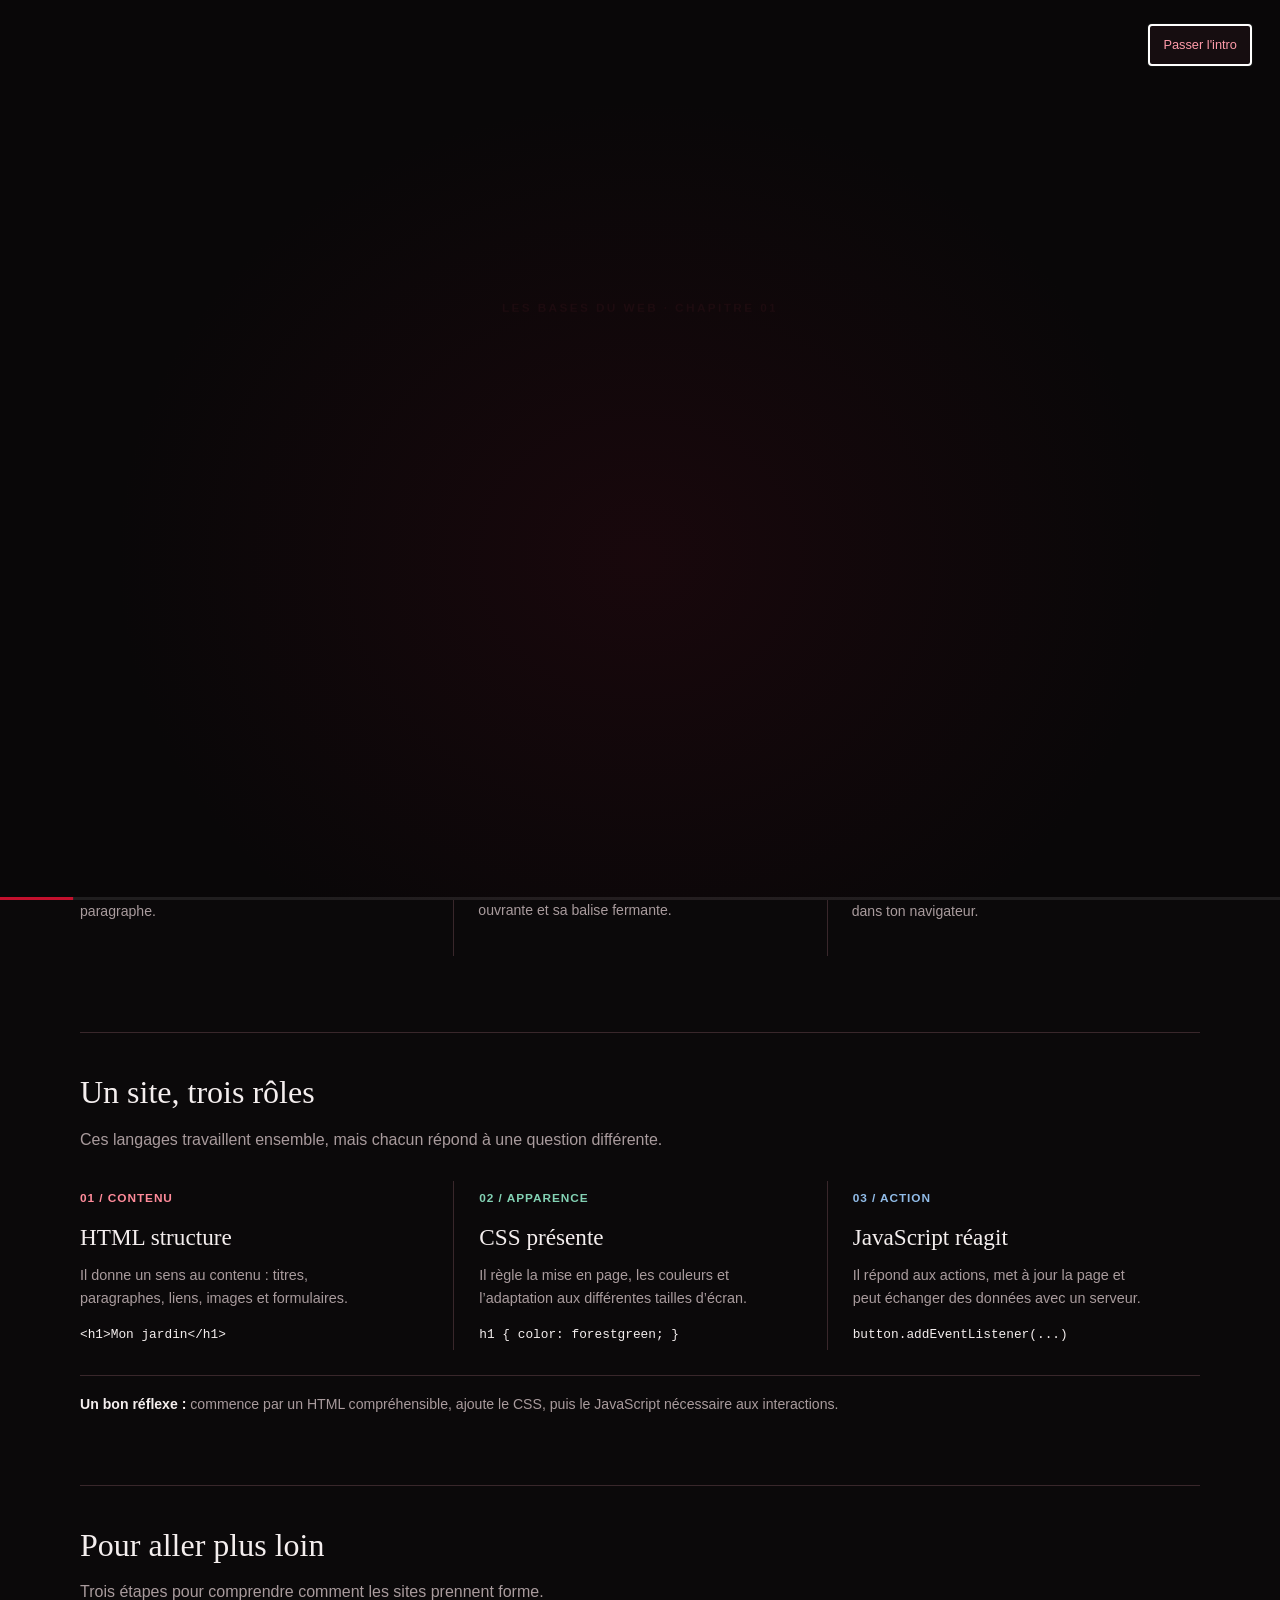
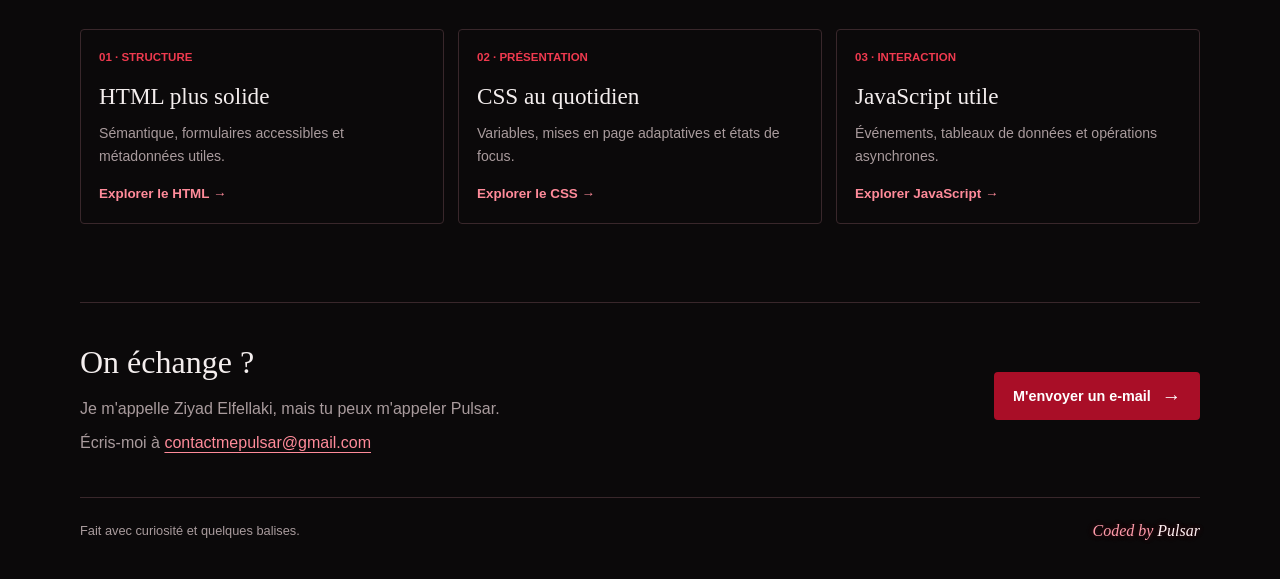
<file: index.html>
<!doctype html>
<html lang="fr">
<head>
  <meta charset="utf-8">
  <meta name="viewport" content="width=device-width, initial-scale=1">
  <meta http-equiv="refresh" content="0; url=ex.html">
  <link rel="canonical" href="ex.html">
  <title>Les bases du web</title>
</head>
<body>
  <p>Redirection vers <a href="ex.html">Les bases du web</a>…</p>
</body>
</html>
</file>
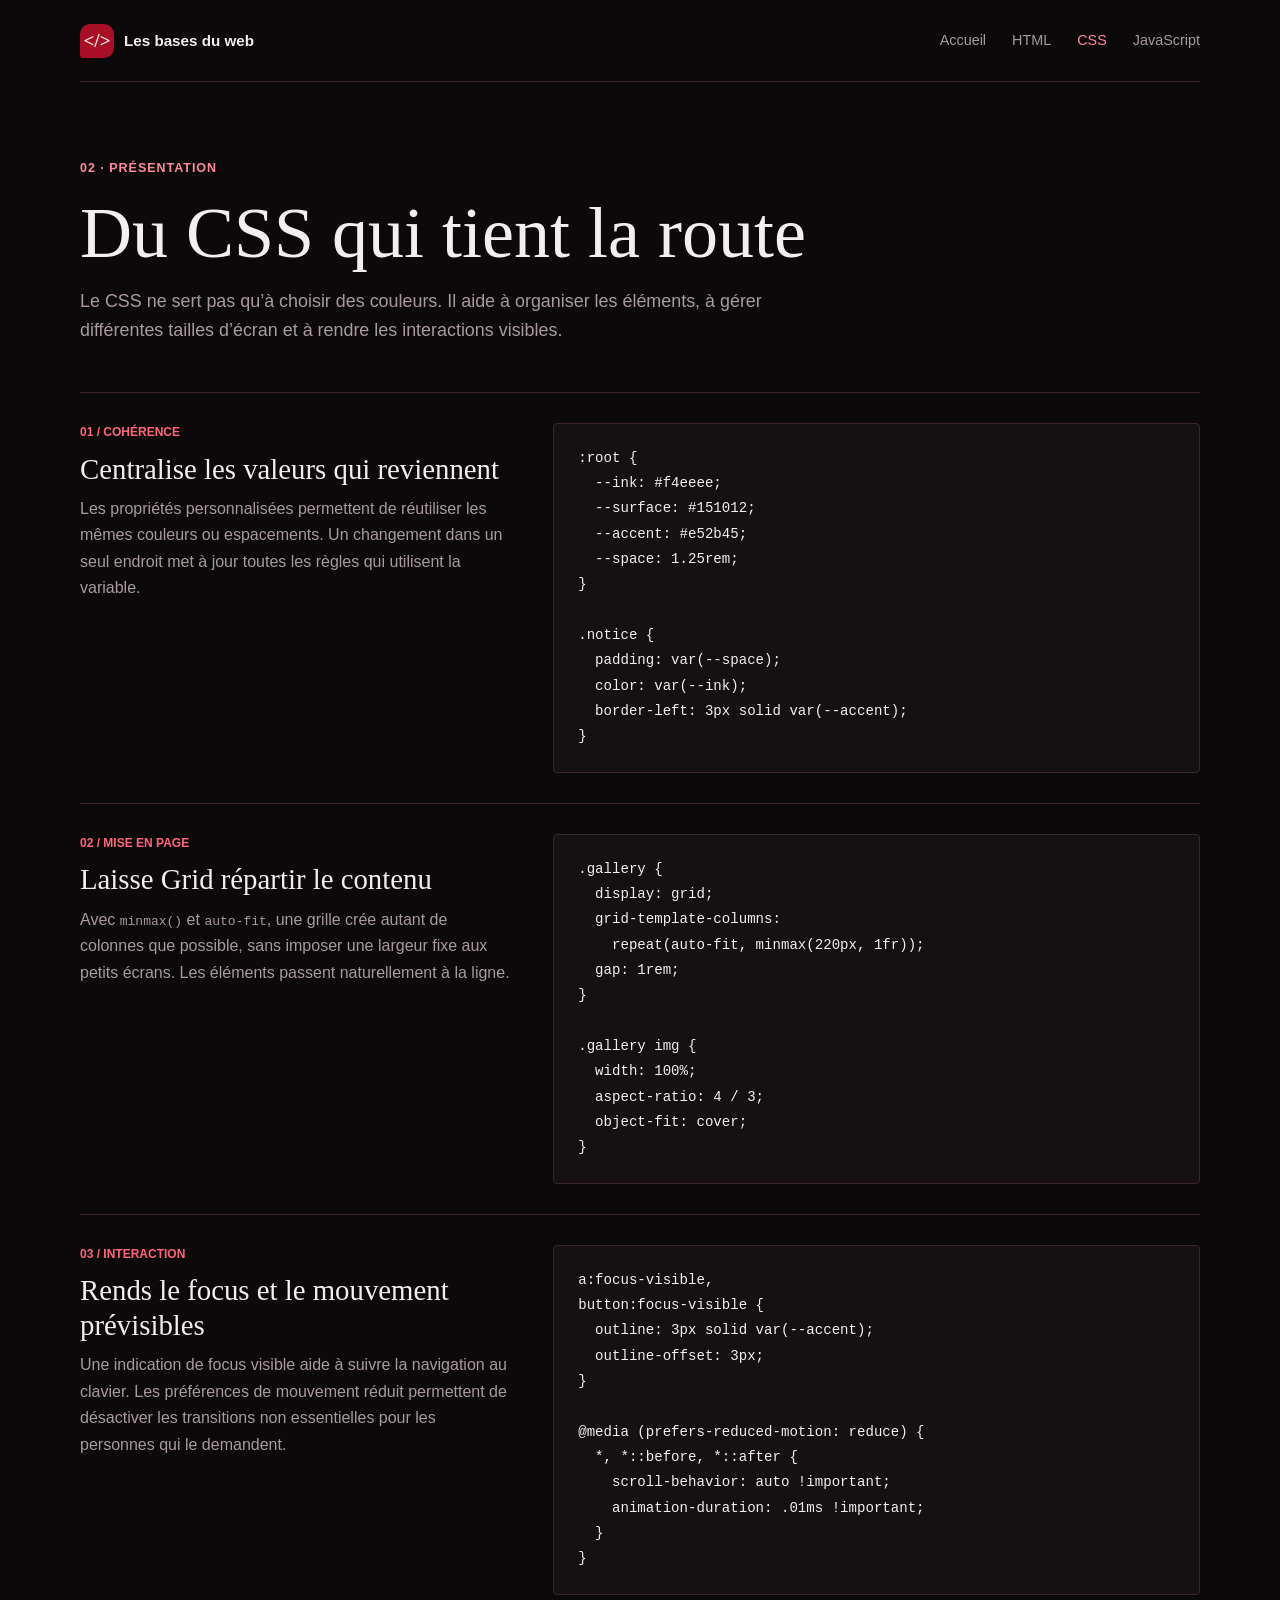
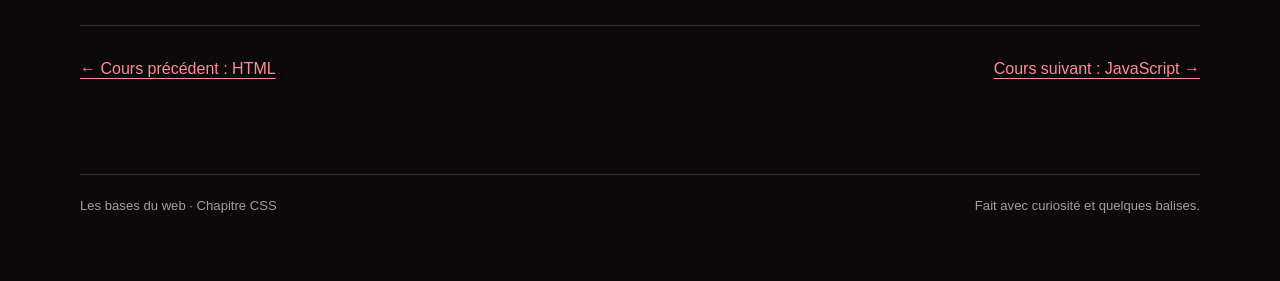
<file: css-avance.html>
<!doctype html>
<html lang="fr">
<head>
  <meta charset="utf-8">
  <meta name="viewport" content="width=device-width, initial-scale=1">
  <meta name="theme-color" content="#0b090a">
  <meta name="description" content="Découvre des outils CSS pour créer des mises en page cohérentes, adaptatives et accessibles.">
  <title>CSS au quotidien · Les bases du web</title>
  <link rel="stylesheet" href="lessons.css">
</head>
<body>
  <header class="topbar wrap">
    <a class="wordmark" href="ex.html#accueil" aria-label="Les bases du web, accueil"><span class="mark" aria-hidden="true">&lt;/&gt;</span><span>Les bases du web</span></a>
    <nav aria-label="Navigation principale">
      <a href="ex.html">Accueil</a>
      <a href="html-avance.html">HTML</a>
      <a href="css-avance.html" aria-current="page">CSS</a>
      <a href="javascript-avance.html">JavaScript</a>
    </nav>
  </header>
  <main class="course-main wrap">
    <header class="course-heading">
      <p class="kicker">02 · Présentation</p>
      <h1>Du CSS qui tient la route</h1>
      <p class="lead">Le CSS ne sert pas qu’à choisir des couleurs. Il aide à organiser les éléments, à gérer différentes tailles d’écran et à rendre les interactions visibles.</p>
    </header>
    <article class="concept">
      <div class="concept-copy">
        <span class="concept-number">01 / COHÉRENCE</span>
        <h2>Centralise les valeurs qui reviennent</h2>
        <p>Les propriétés personnalisées permettent de réutiliser les mêmes couleurs ou espacements. Un changement dans un seul endroit met à jour toutes les règles qui utilisent la variable.</p>
      </div>
      <pre><code>:root {
  --ink: #f4eeee;
  --surface: #151012;
  --accent: #e52b45;
  --space: 1.25rem;
}

.notice {
  padding: var(--space);
  color: var(--ink);
  border-left: 3px solid var(--accent);
}</code></pre>
    </article>
    <article class="concept">
      <div class="concept-copy">
        <span class="concept-number">02 / MISE EN PAGE</span>
        <h2>Laisse Grid répartir le contenu</h2>
        <p>Avec <code>minmax()</code> et <code>auto-fit</code>, une grille crée autant de colonnes que possible, sans imposer une largeur fixe aux petits écrans. Les éléments passent naturellement à la ligne.</p>
      </div>
      <pre><code>.gallery {
  display: grid;
  grid-template-columns:
    repeat(auto-fit, minmax(220px, 1fr));
  gap: 1rem;
}

.gallery img {
  width: 100%;
  aspect-ratio: 4 / 3;
  object-fit: cover;
}</code></pre>
    </article>
    <article class="concept">
      <div class="concept-copy">
        <span class="concept-number">03 / INTERACTION</span>
        <h2>Rends le focus et le mouvement prévisibles</h2>
        <p>Une indication de focus visible aide à suivre la navigation au clavier. Les préférences de mouvement réduit permettent de désactiver les transitions non essentielles pour les personnes qui le demandent.</p>
      </div>
      <pre><code>a:focus-visible,
button:focus-visible {
  outline: 3px solid var(--accent);
  outline-offset: 3px;
}

@media (prefers-reduced-motion: reduce) {
  *, *::before, *::after {
    scroll-behavior: auto !important;
    animation-duration: .01ms !important;
  }
}</code></pre>
    </article>
    <nav class="course-pager" aria-label="Autres cours">
      <a href="html-avance.html">&larr; Cours précédent : HTML</a>
      <a href="javascript-avance.html">Cours suivant : JavaScript &rarr;</a>
    </nav>
  </main>
  <footer class="wrap"><p>Les bases du web · Chapitre CSS</p><p>Fait avec curiosité et quelques balises.</p></footer>
</body>
</html>
</file>
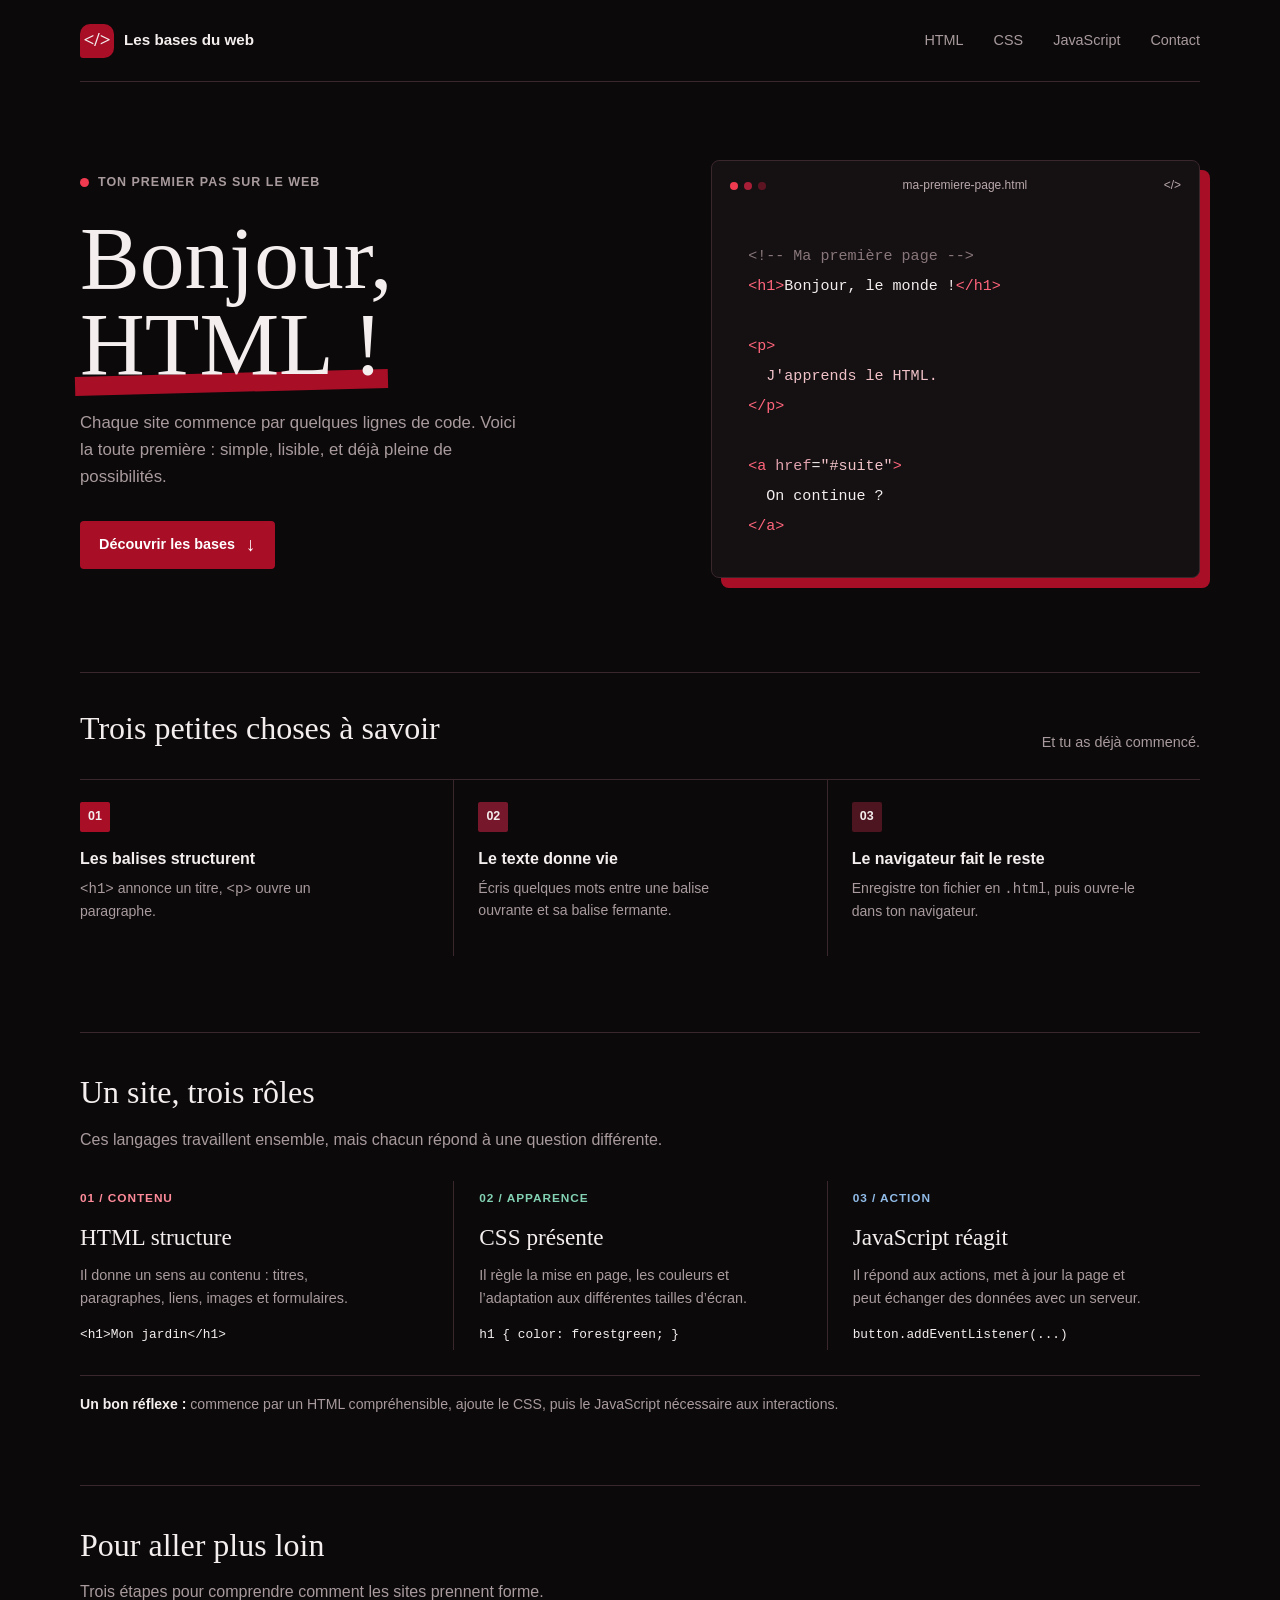
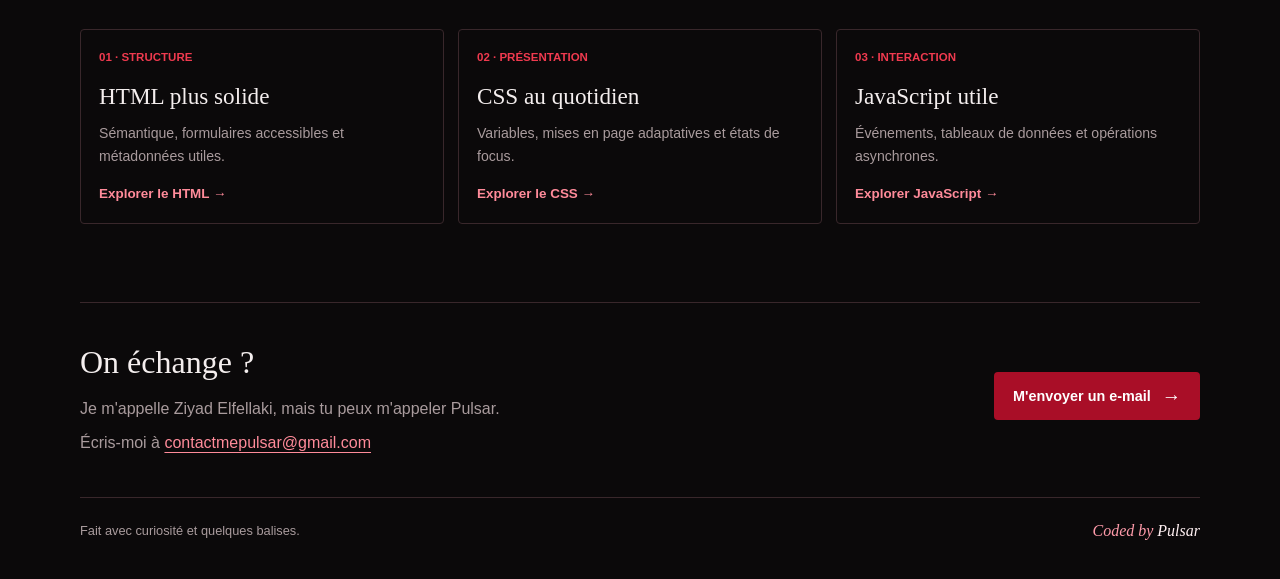
<file: ex.html>
<!doctype html>
<html lang="fr">
<head>
  <meta charset="utf-8">
  <meta name="viewport" content="width=device-width, initial-scale=1">
  <meta name="theme-color" content="#0b090a">
  <meta name="description" content="Une première page pour découvrir le HTML.">
  <title>Bonjour, HTML !</title>
  <style>
    :root {
      color-scheme: dark;
      --paper: #0b090a;
      --ink: #f4eeee;
      --muted: #a99b9d;
      --line: #39272b;
      --green: #a90e27;
      --blue: #e52b45;
      --coral: #f03a4f;
      --code: #151012;
      font-family: "Avenir Next", Avenir, "Segoe UI", sans-serif;
      color: var(--ink);
      background: var(--paper);
      scroll-behavior: smooth;
    }

    * { box-sizing: border-box; }

    body {
      min-width: 320px;
      margin: 0;
      line-height: 1.6;
    }

    a { color: inherit; }

    .intro {
      position: fixed;
      z-index: 10;
      inset: 0;
      display: grid;
      place-items: center;
      overflow: hidden;
      background: #090708;
      color: var(--ink);
      visibility: hidden;
      pointer-events: none;
    }

    .intro::before {
      position: absolute;
      inset: 0;
      background: radial-gradient(ellipse at 50% 62%, #4a0a193d, transparent 58%);
      content: "";
    }

    .intro-active .intro {
      visibility: visible;
      pointer-events: auto;
      animation: intro-exit 3.5s ease-in-out both;
    }

    .intro-active { overflow: hidden; scroll-behavior: auto; }

    .intro-skip {
      position: absolute;
      top: max(24px, env(safe-area-inset-top));
      right: max(28px, env(safe-area-inset-right));
      min-height: 42px;
      padding: 0 14px;
      border: 1px solid #6b2632;
      border-radius: 2px;
      background: #160d10;
      color: #e7dadd;
      cursor: pointer;
      font: inherit;
      font-size: .8rem;
    }

    .intro-skip:hover, .intro-skip:focus-visible { border-color: #ff657b; color: #ff9baa; }

    .intro-content {
      position: relative;
      width: min(760px, calc(100% - 40px));
      text-align: center;
    }

    .intro-label {
      margin: 0 0 24px;
      color: #d24a60;
      font-size: .74rem;
      font-weight: 800;
      letter-spacing: .2em;
      text-transform: uppercase;
      animation: intro-rise .6s .15s both;
    }

    .intro-title {
      margin: 0;
      font-family: Georgia, "Times New Roman", serif;
      font-size: clamp(3.4rem, 10vw, 7rem);
      font-weight: 400;
      line-height: .95;
      animation: intro-rise .75s .45s both;
    }

    .intro-title span { display: block; color: #e52b45; }

    .intro-credit {
      margin: 24px 0 0;
      color: #e7dadd;
      font-family: Georgia, "Times New Roman", serif;
      font-size: 1rem;
      font-style: italic;
      animation: intro-rise .75s .7s both;
    }

    .intro-credit span { color: #ff657b; }

    .intro-rule {
      width: 0;
      height: 2px;
      margin: 28px auto 0;
      background: #e52b45;
      box-shadow: 0 0 22px #e52b4580;
      animation: intro-rule 1s .85s ease-out forwards;
    }

    .intro-progress {
      position: absolute;
      right: 0;
      bottom: 0;
      left: 0;
      height: 3px;
      background: #ffffff18;
    }

    .intro-progress span {
      display: block;
      width: 100%;
      height: 100%;
      transform: scaleX(0);
      transform-origin: left;
      background: #c4102d;
      animation: intro-progress 3.5s linear both;
    }

    @keyframes intro-rise {
      from { opacity: 0; transform: translateY(18px); }
      to { opacity: 1; transform: translateY(0); }
    }

    @keyframes intro-rule {
      to { width: min(190px, 42vw); }
    }

    @keyframes intro-progress {
      to { transform: scaleX(1); }
    }

    @keyframes intro-exit {
      0%, 85% { opacity: 1; }
      100% { opacity: 0; visibility: hidden; }
    }

    .wrap {
      width: min(1120px, calc(100% - 64px));
      margin-inline: auto;
    }

    .topbar {
      display: flex;
      min-height: 82px;
      align-items: center;
      justify-content: space-between;
      border-bottom: 1px solid var(--line);
    }

    .wordmark {
      display: inline-flex;
      align-items: center;
      gap: 10px;
      font-size: .95rem;
      font-weight: 800;
      text-decoration: none;
    }

    .mark {
      display: grid;
      width: 34px;
      aspect-ratio: 1;
      place-items: center;
      border-radius: 10px 10px 10px 3px;
      background: var(--green);
      font-family: Georgia, "Times New Roman", serif;
      font-size: 1.2rem;
    }

    .topbar nav { display: flex; align-items: center; gap: 30px; }
    .topbar nav a { color: var(--muted); font-size: .9rem; text-decoration: none; }
    .topbar nav a:hover, .topbar nav a:focus-visible { color: var(--blue); }

    .hero {
      display: grid;
      min-height: 590px;
      grid-template-columns: 1fr .92fr;
      align-items: center;
      gap: clamp(40px, 8vw, 100px);
      padding-block: 76px 92px;
    }

    .kicker {
      display: inline-flex;
      align-items: center;
      gap: 9px;
      margin: 0 0 22px;
      color: var(--muted);
      font-size: .78rem;
      font-weight: 750;
      letter-spacing: .08em;
      text-transform: uppercase;
    }

    .kicker::before {
      width: 9px;
      height: 9px;
      border-radius: 50%;
      background: var(--coral);
      content: "";
    }

    h1, h2, p { margin-top: 0; }

    h1 {
      max-width: 620px;
      margin-bottom: 22px;
      font-family: Georgia, "Times New Roman", serif;
      font-size: clamp(3.5rem, 7vw, 6.4rem);
      font-weight: 400;
      letter-spacing: 0;
      line-height: .97;
    }

    h1 span {
      position: relative;
      z-index: 0;
      white-space: nowrap;
    }

    h1 span::after {
      position: absolute;
      z-index: -1;
      right: -5px;
      bottom: 1px;
      left: -5px;
      height: 19px;
      transform: rotate(-1.5deg);
      background: var(--green);
      content: "";
    }

    .hero-copy > p:not(.kicker) {
      max-width: 440px;
      margin-bottom: 30px;
      color: var(--muted);
      font-size: 1.05rem;
    }

    .button {
      display: inline-flex;
      min-height: 48px;
      align-items: center;
      justify-content: center;
      gap: 11px;
      padding: 0 19px;
      border-radius: 4px;
      background: #a90e27;
      color: #fff;
      font-size: .9rem;
      font-weight: 700;
      text-decoration: none;
      transition: transform .18s ease, background-color .18s ease;
    }

    .button:hover { transform: translateY(-2px); background: var(--blue); }
    .button:focus-visible, a:focus-visible { outline: 3px solid var(--blue); outline-offset: 4px; }

    .arrow { font-size: 1.2rem; line-height: 1; }

    .code-window {
      overflow: hidden;
      border: 1px solid #39272b;
      border-radius: 8px;
      background: var(--code);
      box-shadow: 10px 10px 0 var(--green);
    }

    .window-bar {
      display: flex;
      height: 50px;
      align-items: center;
      justify-content: space-between;
      padding-inline: 18px;
      color: #b9a9ac;
      font-size: .75rem;
    }

    .dots { display: flex; gap: 6px; }
    .dots i { width: 8px; height: 8px; border-radius: 50%; background: var(--coral); }
    .dots i:nth-child(2) { background: #a91e37; }
    .dots i:nth-child(3) { background: #5d1422; }

    pre {
      overflow-x: auto;
      margin: 0;
      padding: 30px clamp(18px, 4vw, 36px) 36px;
      color: #f4eeee;
      font: 500 clamp(.76rem, 1.6vw, .94rem)/2 "SFMono-Regular", Consolas, "Liberation Mono", monospace;
      tab-size: 2;
    }

    .tag { color: #ff657b; }
    .attr { color: #e1a2ad; }
    .text { color: #f0c2c8; }
    .comment { color: #88777a; }

    .lesson {
      padding-block: 30px 76px;
      border-top: 1px solid var(--line);
    }

    .lesson-heading {
      display: flex;
      align-items: end;
      justify-content: space-between;
      gap: 24px;
      padding-bottom: 25px;
    }

    .lesson-heading p { margin: 0; color: var(--muted); font-size: .9rem; }

    h2 {
      margin-bottom: 0;
      font-family: Georgia, "Times New Roman", serif;
      font-size: 2rem;
      font-weight: 400;
    }

    .steps {
      display: grid;
      grid-template-columns: repeat(3, 1fr);
      border-top: 1px solid var(--line);
    }

    .step {
      min-height: 176px;
      padding: 22px 24px 10px 0;
    }

    .step + .step { padding-left: 24px; border-left: 1px solid var(--line); }

    .step-number {
      display: inline-grid;
      width: 30px;
      aspect-ratio: 1;
      margin-bottom: 14px;
      place-items: center;
      border-radius: 2px;
      background: var(--green);
      font-size: .78rem;
      font-weight: 800;
    }

    .step:nth-child(2) .step-number { background: #76172b; }
    .step:nth-child(3) .step-number { background: #4d1520; }
    .step h3 { margin: 0 0 5px; font-size: 1rem; }
    .step p { max-width: 285px; margin: 0; color: var(--muted); font-size: .88rem; }

    .web-stack {
      padding-block: 34px 70px;
      border-top: 1px solid var(--line);
    }

    .web-stack-heading { max-width: 680px; margin-bottom: 28px; }
    .web-stack-heading p { margin: 9px 0 0; color: var(--muted); }
    .web-stack-grid { display: grid; grid-template-columns: repeat(3, 1fr); }
    .stack-item { padding: 8px 25px 4px 0; }
    .stack-item + .stack-item { padding-left: 25px; border-left: 1px solid var(--line); }
    .stack-label { display: block; margin-bottom: 11px; font-size: .74rem; font-weight: 800; letter-spacing: .08em; }
    .stack-item:nth-child(1) .stack-label { color: #ff8b9a; }
    .stack-item:nth-child(2) .stack-label { color: #83d2b4; }
    .stack-item:nth-child(3) .stack-label { color: #91bce8; }
    .stack-item h3 { margin: 0 0 8px; font-family: Georgia, "Times New Roman", serif; font-size: 1.45rem; font-weight: 400; }
    .stack-item p { max-width: 300px; margin: 0; color: var(--muted); font-size: .9rem; }
    .stack-example { display: block; margin-top: 15px; color: var(--ink); font-size: .8rem; }
    .stack-order { margin: 25px 0 0; padding-top: 17px; border-top: 1px solid var(--line); color: var(--muted); font-size: .88rem; }
    .stack-order strong { color: var(--ink); }

    .contact {
      display: flex;
      align-items: center;
      justify-content: space-between;
      gap: 32px;
      padding-block: 34px 42px;
      border-top: 1px solid var(--line);
    }

    .contact-copy p { margin: 8px 0 0; color: var(--muted); }
    .contact-address { color: #ff8b9a; text-decoration-thickness: 1px; text-underline-offset: 4px; }
    .contact .button { flex: 0 0 auto; }

    footer {
      display: flex;
      align-items: center;
      justify-content: space-between;
      gap: 20px;
      padding-block: 20px 28px;
      border-top: 1px solid var(--line);
      color: var(--muted);
      font-size: .8rem;
    }

    .footer-note { margin: 0; }

    .courses { padding-block: 34px 78px; border-top: 1px solid var(--line); }
    .courses-heading { padding-bottom: 24px; }
    .courses-heading p { margin: 8px 0 0; color: var(--muted); }
    .course-grid { display: grid; grid-template-columns: repeat(3, minmax(0, 1fr)); gap: 14px; }
    .course-link {
      display: grid;
      min-height: 178px;
      align-content: start;
      padding: 18px;
      border: 1px solid var(--line);
      border-radius: 4px;
      text-decoration: none;
      transition: border-color .18s ease, background-color .18s ease;
    }
    .course-link:hover { border-color: var(--coral); background: var(--code); }
    .course-index { margin-bottom: 12px; color: var(--coral); font-size: .72rem; font-weight: 800; }
    .course-link h3 { margin: 0 0 7px; font-family: Georgia, "Times New Roman", serif; font-size: 1.45rem; font-weight: 400; }
    .course-link p { margin: 0 0 16px; color: var(--muted); font-size: .88rem; }
    .course-action { align-self: end; color: #ff8b9a; font-size: .84rem; font-weight: 700; }

    .footer-credit {
      margin: 0;
      color: #ff9baa;
      font-family: Georgia, "Times New Roman", serif;
      font-size: 1rem;
      font-style: italic;
      animation: credit-glow 2.8s ease-in-out infinite alternate;
    }

    .footer-credit span { color: #fff0f2; }

    @keyframes credit-glow {
      from { text-shadow: 0 0 5px #e52b4540, 0 0 12px #e52b4520; }
      to { text-shadow: 0 0 10px #ff657bba, 0 0 24px #e52b4570; }
    }

    @media (prefers-reduced-motion: reduce) {
      *, *::before, *::after { scroll-behavior: auto !important; animation-duration: .01ms !important; transition-duration: .01ms !important; }
    }

    @media (max-width: 760px) {
      .wrap { width: min(100% - 40px, 560px); }
      .hero { min-height: auto; grid-template-columns: 1fr; gap: 48px; padding-block: 72px 78px; }
      h1 { font-size: clamp(3.3rem, 13vw, 5.5rem); }
      .code-window { max-width: 560px; box-shadow: 10px 12px 0 var(--green); }
      .course-grid { grid-template-columns: repeat(2, 1fr); }
      .web-stack-grid { grid-template-columns: 1fr; }
      .stack-item { padding: 17px 0; }
      .stack-item + .stack-item { padding-left: 0; border-top: 1px solid var(--line); border-left: 0; }
      .lesson-heading { align-items: start; flex-direction: column; gap: 8px; }
      .contact { align-items: flex-start; flex-direction: column; gap: 20px; }
    }

    @media (max-width: 520px) {
      .wrap { width: calc(100% - 36px); }
      .intro-skip { top: max(18px, env(safe-area-inset-top)); right: max(18px, env(safe-area-inset-right)); }
      .topbar { min-height: 70px; }
      .topbar nav { flex-wrap: wrap; gap: 8px 16px; }
      .topbar nav a { font-size: .82rem; }
      .hero { gap: 40px; padding-block: 58px 66px; }
      .course-grid { grid-template-columns: 1fr; }
      .steps { grid-template-columns: 1fr; }
      .step { min-height: auto; padding: 20px 0; }
      .step + .step { padding-left: 0; border-top: 1px solid var(--line); border-left: 0; }
      pre { font-size: .73rem; }
    }
  </style>
  <script>
    const returningFromLesson = new URLSearchParams(window.location.search).has("fromLesson");
    if (!returningFromLesson && "scrollRestoration" in history) {
      history.scrollRestoration = "manual";
      window.scrollTo({ top: 0, left: 0, behavior: "instant" });
    }
    if (!returningFromLesson && !window.matchMedia("(prefers-reduced-motion: reduce)").matches) {
      document.documentElement.classList.add("intro-active");
    }
  </script>
</head>
<body>
  <section class="intro" id="intro" role="dialog" aria-modal="true" aria-labelledby="intro-title">
    <button class="intro-skip" id="intro-skip" type="button">Passer l'intro</button>
    <div class="intro-content">
      <p class="intro-label">Les bases du web · Chapitre 01</p>
      <h1 class="intro-title" id="intro-title">Bonjour,<span>HTML !</span></h1>
      <p class="intro-credit">Coded by <span>Pulsar</span></p>
      <div class="intro-rule" aria-hidden="true"></div>
    </div>
    <div class="intro-progress" aria-hidden="true"><span></span></div>
  </section>

  <header class="topbar wrap">
    <a class="wordmark" href="#accueil" aria-label="Les bases du web, accueil">
      <span class="mark" aria-hidden="true">&lt;/&gt;</span>
      <span>Les bases du web</span>
    </a>
    <nav aria-label="Navigation principale">
      <a href="html-avance.html">HTML</a>
      <a href="css-avance.html">CSS</a>
      <a href="javascript-avance.html">JavaScript</a>
      <a href="#contact">Contact</a>
    </nav>
  </header>

  <main id="accueil" class="wrap" tabindex="-1">
    <section class="hero" id="decouvrir" aria-labelledby="titre-principal">
      <div class="hero-copy">
        <p class="kicker">Ton premier pas sur le web</p>
        <h1 id="titre-principal">Bonjour,<br><span>HTML !</span></h1>
        <p>Chaque site commence par quelques lignes de code. Voici la toute première : simple, lisible, et déjà pleine de possibilités.</p>
        <a class="button" href="#bases">Découvrir les bases <span class="arrow" aria-hidden="true">&darr;</span></a>
      </div>

      <div class="code-window" aria-label="Exemple de code HTML">
        <div class="window-bar">
          <span class="dots" aria-hidden="true"><i></i><i></i><i></i></span>
          <span>ma-premiere-page.html</span>
          <span aria-hidden="true">&lt;/&gt;</span>
        </div>
        <pre><code><span class="comment">&lt;!-- Ma première page --&gt;</span>
<span class="tag">&lt;h1&gt;</span>Bonjour, le monde !<span class="tag">&lt;/h1&gt;</span>

<span class="tag">&lt;p&gt;</span>
  <span class="text">J'apprends le HTML.</span>
<span class="tag">&lt;/p&gt;</span>

<span class="tag">&lt;a</span> <span class="attr">href</span>=<span class="text">"#suite"</span><span class="tag">&gt;</span>
  On continue ?
<span class="tag">&lt;/a&gt;</span></code></pre>
      </div>
    </section>

    <section class="lesson" id="bases" aria-labelledby="titre-bases">
      <div class="lesson-heading">
        <h2 id="titre-bases">Trois petites choses à savoir</h2>
        <p>Et tu as déjà commencé.</p>
      </div>
      <div class="steps">
        <article class="step">
          <span class="step-number">01</span>
          <h3>Les balises structurent</h3>
          <p><code>&lt;h1&gt;</code> annonce un titre, <code>&lt;p&gt;</code> ouvre un paragraphe.</p>
        </article>
        <article class="step">
          <span class="step-number">02</span>
          <h3>Le texte donne vie</h3>
          <p>Écris quelques mots entre une balise ouvrante et sa balise fermante.</p>
        </article>
        <article class="step">
          <span class="step-number">03</span>
          <h3>Le navigateur fait le reste</h3>
          <p>Enregistre ton fichier en <code>.html</code>, puis ouvre-le dans ton navigateur.</p>
        </article>
      </div>
    </section>

    <section class="web-stack" aria-labelledby="titre-stack">
      <div class="web-stack-heading">
        <h2 id="titre-stack">Un site, trois rôles</h2>
        <p>Ces langages travaillent ensemble, mais chacun répond à une question différente.</p>
      </div>
      <div class="web-stack-grid">
        <article class="stack-item">
          <span class="stack-label">01 / CONTENU</span>
          <h3>HTML structure</h3>
          <p>Il donne un sens au contenu : titres, paragraphes, liens, images et formulaires.</p>
          <code class="stack-example">&lt;h1&gt;Mon jardin&lt;/h1&gt;</code>
        </article>
        <article class="stack-item">
          <span class="stack-label">02 / APPARENCE</span>
          <h3>CSS présente</h3>
          <p>Il règle la mise en page, les couleurs et l’adaptation aux différentes tailles d’écran.</p>
          <code class="stack-example">h1 { color: forestgreen; }</code>
        </article>
        <article class="stack-item">
          <span class="stack-label">03 / ACTION</span>
          <h3>JavaScript réagit</h3>
          <p>Il répond aux actions, met à jour la page et peut échanger des données avec un serveur.</p>
          <code class="stack-example">button.addEventListener(...)</code>
        </article>
      </div>
      <p class="stack-order"><strong>Un bon réflexe :</strong> commence par un HTML compréhensible, ajoute le CSS, puis le JavaScript nécessaire aux interactions.</p>
    </section>

    <section class="courses" id="parcours" aria-labelledby="titre-parcours">
      <div class="courses-heading">
        <h2 id="titre-parcours">Pour aller plus loin</h2>
        <p>Trois étapes pour comprendre comment les sites prennent forme.</p>
      </div>
      <div class="course-grid">
        <a class="course-link" href="html-avance.html">
          <span class="course-index">01 · STRUCTURE</span>
          <h3>HTML plus solide</h3>
          <p>Sémantique, formulaires accessibles et métadonnées utiles.</p>
          <span class="course-action">Explorer le HTML <span aria-hidden="true">&rarr;</span></span>
        </a>
        <a class="course-link" href="css-avance.html">
          <span class="course-index">02 · PRÉSENTATION</span>
          <h3>CSS au quotidien</h3>
          <p>Variables, mises en page adaptatives et états de focus.</p>
          <span class="course-action">Explorer le CSS <span aria-hidden="true">&rarr;</span></span>
        </a>
        <a class="course-link" href="javascript-avance.html">
          <span class="course-index">03 · INTERACTION</span>
          <h3>JavaScript utile</h3>
          <p>Événements, tableaux de données et opérations asynchrones.</p>
          <span class="course-action">Explorer JavaScript <span aria-hidden="true">&rarr;</span></span>
        </a>
      </div>
    </section>

    <section class="contact" id="contact" aria-labelledby="titre-contact">
      <div class="contact-copy">
        <h2 id="titre-contact">On échange ?</h2>
        <p>Je m'appelle Ziyad Elfellaki, mais tu peux m'appeler Pulsar.</p>
        <p>Écris-moi à <a class="contact-address" href="mailto:contactmepulsar@gmail.com">contactmepulsar@gmail.com</a></p>
      </div>
      <a class="button" href="mailto:contactmepulsar@gmail.com?subject=Bonjour%20!">M'envoyer un e-mail <span class="arrow" aria-hidden="true">&rarr;</span></a>
    </section>
  </main>

  <footer class="wrap">
    <p class="footer-note">Fait avec curiosité et quelques balises.</p>
    <p class="footer-credit">Coded by <span>Pulsar</span></p>
  </footer>
  <script>
    const intro = document.querySelector("#intro");
    const skipIntro = document.querySelector("#intro-skip");
    const pageContent = document.querySelectorAll("body > header, body > main, body > footer");

    if (document.documentElement.classList.contains("intro-active")) {
      pageContent.forEach((element) => { element.inert = true; });
      skipIntro.focus({ preventScroll: true });
      const scrollResetTimer = window.setTimeout(() => {
        window.scrollTo({ top: 0, left: 0, behavior: "instant" });
      }, 2800);

      const closeIntro = () => {
        if (!document.documentElement.classList.contains("intro-active")) return;
        window.clearTimeout(scrollResetTimer);
        window.scrollTo({ top: 0, left: 0, behavior: "instant" });
        document.documentElement.classList.remove("intro-active");
        pageContent.forEach((element) => { element.inert = false; });
        skipIntro.blur();
      };

      window.setTimeout(closeIntro, 3500);
      skipIntro.addEventListener("click", closeIntro);
      intro.addEventListener("animationend", (event) => {
        if (event.target === intro && event.animationName === "intro-exit") closeIntro();
      });
      intro.addEventListener("keydown", (event) => {
        if (event.key === "Escape") closeIntro();
        if (event.key === "Tab") {
          event.preventDefault();
          skipIntro.focus();
        }
      });
    }
  </script>
</body>
</html>
</file>
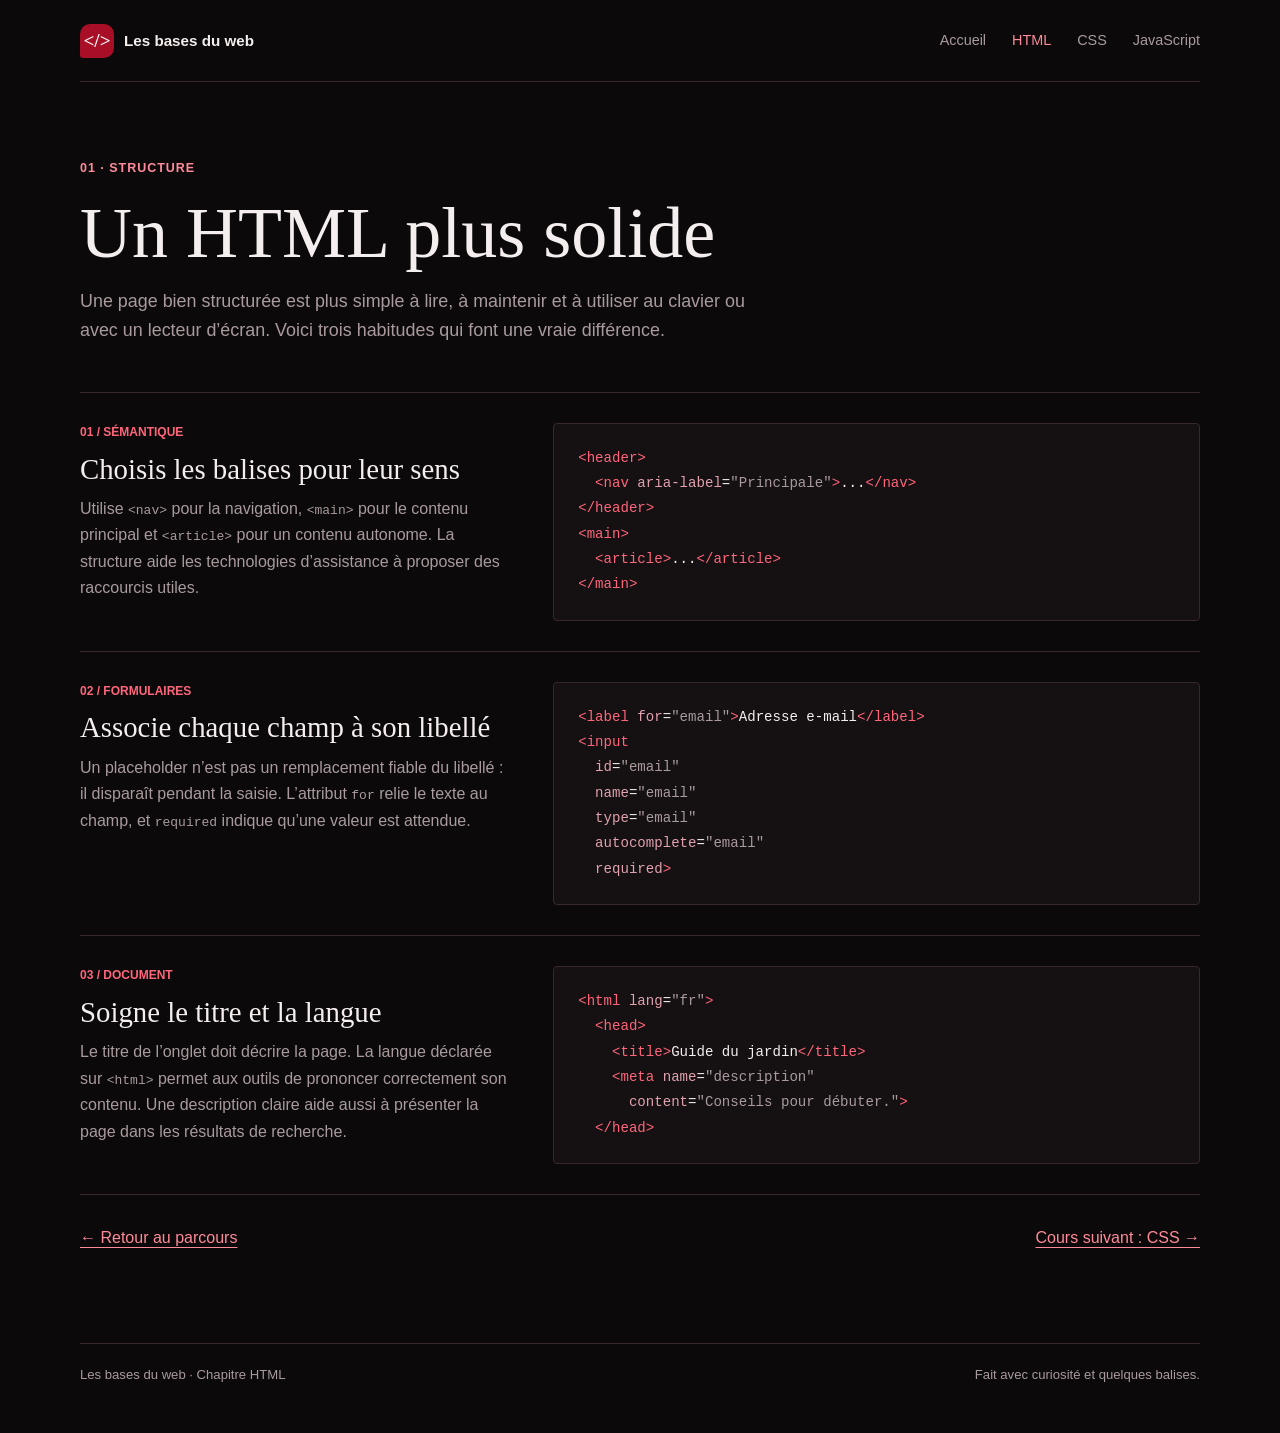
<file: html-avance.html>
<!doctype html>
<html lang="fr">
<head>
  <meta charset="utf-8">
  <meta name="viewport" content="width=device-width, initial-scale=1">
  <meta name="theme-color" content="#0b090a">
  <meta name="description" content="Approfondis le HTML avec la sémantique, les formulaires accessibles et les métadonnées.">
  <title>HTML plus solide · Les bases du web</title>
  <link rel="stylesheet" href="lessons.css">
</head>
<body>
  <header class="topbar wrap">
    <a class="wordmark" href="ex.html#accueil" aria-label="Les bases du web, accueil"><span class="mark" aria-hidden="true">&lt;/&gt;</span><span>Les bases du web</span></a>
    <nav aria-label="Navigation principale">
      <a href="ex.html">Accueil</a>
      <a href="html-avance.html" aria-current="page">HTML</a>
      <a href="css-avance.html">CSS</a>
      <a href="javascript-avance.html">JavaScript</a>
    </nav>
  </header>
  <main class="course-main wrap">
    <header class="course-heading">
      <p class="kicker">01 · Structure</p>
      <h1>Un HTML plus solide</h1>
      <p class="lead">Une page bien structurée est plus simple à lire, à maintenir et à utiliser au clavier ou avec un lecteur d’écran. Voici trois habitudes qui font une vraie différence.</p>
    </header>
    <article class="concept">
      <div class="concept-copy">
        <span class="concept-number">01 / SÉMANTIQUE</span>
        <h2>Choisis les balises pour leur sens</h2>
        <p>Utilise <code>&lt;nav&gt;</code> pour la navigation, <code>&lt;main&gt;</code> pour le contenu principal et <code>&lt;article&gt;</code> pour un contenu autonome. La structure aide les technologies d’assistance à proposer des raccourcis utiles.</p>
      </div>
      <pre><code><span class="code-tag">&lt;header&gt;</span>
  <span class="code-tag">&lt;nav</span> <span class="code-attr">aria-label</span>=<span class="code-comment">"Principale"</span><span class="code-tag">&gt;</span>...<span class="code-tag">&lt;/nav&gt;</span>
<span class="code-tag">&lt;/header&gt;</span>
<span class="code-tag">&lt;main&gt;</span>
  <span class="code-tag">&lt;article&gt;</span>...<span class="code-tag">&lt;/article&gt;</span>
<span class="code-tag">&lt;/main&gt;</span></code></pre>
    </article>
    <article class="concept">
      <div class="concept-copy">
        <span class="concept-number">02 / FORMULAIRES</span>
        <h2>Associe chaque champ à son libellé</h2>
        <p>Un placeholder n’est pas un remplacement fiable du libellé : il disparaît pendant la saisie. L’attribut <code>for</code> relie le texte au champ, et <code>required</code> indique qu’une valeur est attendue.</p>
      </div>
      <pre><code><span class="code-tag">&lt;label</span> <span class="code-attr">for</span>=<span class="code-comment">"email"</span><span class="code-tag">&gt;</span>Adresse e-mail<span class="code-tag">&lt;/label&gt;</span>
<span class="code-tag">&lt;input</span>
  <span class="code-attr">id</span>=<span class="code-comment">"email"</span>
  <span class="code-attr">name</span>=<span class="code-comment">"email"</span>
  <span class="code-attr">type</span>=<span class="code-comment">"email"</span>
  <span class="code-attr">autocomplete</span>=<span class="code-comment">"email"</span>
  <span class="code-attr">required</span><span class="code-tag">&gt;</span></code></pre>
    </article>
    <article class="concept">
      <div class="concept-copy">
        <span class="concept-number">03 / DOCUMENT</span>
        <h2>Soigne le titre et la langue</h2>
        <p>Le titre de l’onglet doit décrire la page. La langue déclarée sur <code>&lt;html&gt;</code> permet aux outils de prononcer correctement son contenu. Une description claire aide aussi à présenter la page dans les résultats de recherche.</p>
      </div>
      <pre><code><span class="code-tag">&lt;html</span> <span class="code-attr">lang</span>=<span class="code-comment">"fr"</span><span class="code-tag">&gt;</span>
  <span class="code-tag">&lt;head&gt;</span>
    <span class="code-tag">&lt;title&gt;</span>Guide du jardin<span class="code-tag">&lt;/title&gt;</span>
    <span class="code-tag">&lt;meta</span> <span class="code-attr">name</span>=<span class="code-comment">"description"</span>
      <span class="code-attr">content</span>=<span class="code-comment">"Conseils pour débuter."</span><span class="code-tag">&gt;</span>
  <span class="code-tag">&lt;/head&gt;</span></code></pre>
    </article>
    <nav class="course-pager" aria-label="Autres cours">
      <a href="ex.html?fromLesson=1#parcours">&larr; Retour au parcours</a>
      <a href="css-avance.html">Cours suivant : CSS &rarr;</a>
    </nav>
  </main>
  <footer class="wrap"><p>Les bases du web · Chapitre HTML</p><p>Fait avec curiosité et quelques balises.</p></footer>
</body>
</html>
</file>
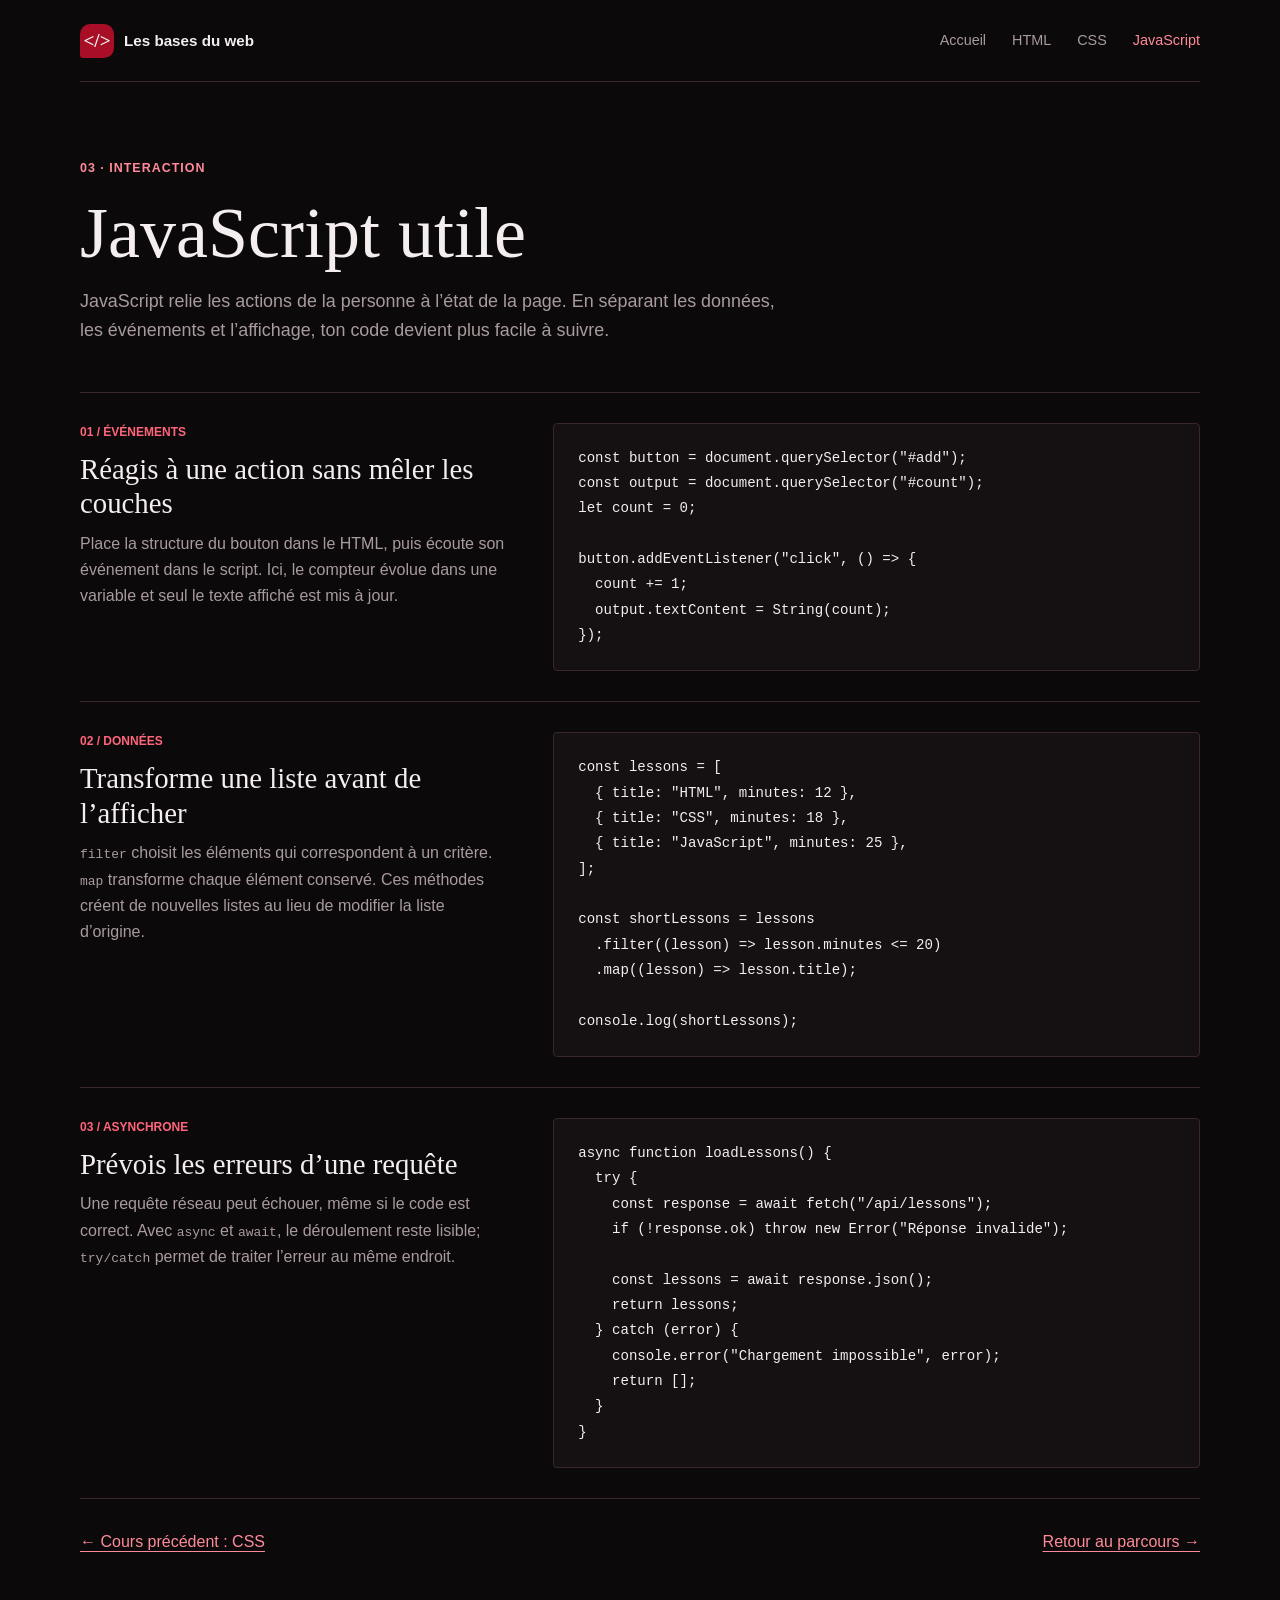
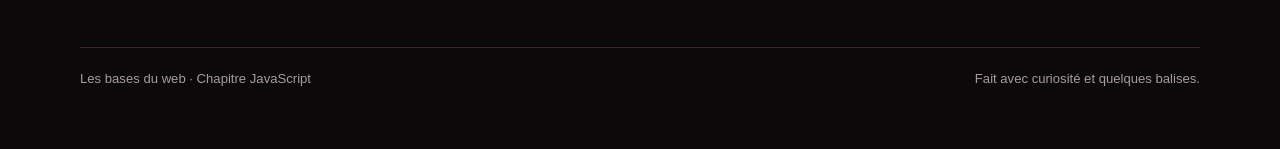
<file: javascript-avance.html>
<!doctype html>
<html lang="fr">
<head>
  <meta charset="utf-8">
  <meta name="viewport" content="width=device-width, initial-scale=1">
  <meta name="theme-color" content="#0b090a">
  <meta name="description" content="Approfondis JavaScript avec les événements, la transformation de données et les requêtes asynchrones.">
  <title>JavaScript utile · Les bases du web</title>
  <link rel="stylesheet" href="lessons.css">
</head>
<body>
  <header class="topbar wrap">
    <a class="wordmark" href="ex.html#accueil" aria-label="Les bases du web, accueil"><span class="mark" aria-hidden="true">&lt;/&gt;</span><span>Les bases du web</span></a>
    <nav aria-label="Navigation principale">
      <a href="ex.html">Accueil</a>
      <a href="html-avance.html">HTML</a>
      <a href="css-avance.html">CSS</a>
      <a href="javascript-avance.html" aria-current="page">JavaScript</a>
    </nav>
  </header>
  <main class="course-main wrap">
    <header class="course-heading">
      <p class="kicker">03 · Interaction</p>
      <h1>JavaScript utile</h1>
      <p class="lead">JavaScript relie les actions de la personne à l’état de la page. En séparant les données, les événements et l’affichage, ton code devient plus facile à suivre.</p>
    </header>
    <article class="concept">
      <div class="concept-copy">
        <span class="concept-number">01 / ÉVÉNEMENTS</span>
        <h2>Réagis à une action sans mêler les couches</h2>
        <p>Place la structure du bouton dans le HTML, puis écoute son événement dans le script. Ici, le compteur évolue dans une variable et seul le texte affiché est mis à jour.</p>
      </div>
      <pre><code>const button = document.querySelector("#add");
const output = document.querySelector("#count");
let count = 0;

button.addEventListener("click", () =&gt; {
  count += 1;
  output.textContent = String(count);
});</code></pre>
    </article>
    <article class="concept">
      <div class="concept-copy">
        <span class="concept-number">02 / DONNÉES</span>
        <h2>Transforme une liste avant de l’afficher</h2>
        <p><code>filter</code> choisit les éléments qui correspondent à un critère. <code>map</code> transforme chaque élément conservé. Ces méthodes créent de nouvelles listes au lieu de modifier la liste d’origine.</p>
      </div>
      <pre><code>const lessons = [
  { title: "HTML", minutes: 12 },
  { title: "CSS", minutes: 18 },
  { title: "JavaScript", minutes: 25 },
];

const shortLessons = lessons
  .filter((lesson) =&gt; lesson.minutes &lt;= 20)
  .map((lesson) =&gt; lesson.title);

console.log(shortLessons);</code></pre>
    </article>
    <article class="concept">
      <div class="concept-copy">
        <span class="concept-number">03 / ASYNCHRONE</span>
        <h2>Prévois les erreurs d’une requête</h2>
        <p>Une requête réseau peut échouer, même si le code est correct. Avec <code>async</code> et <code>await</code>, le déroulement reste lisible; <code>try/catch</code> permet de traiter l’erreur au même endroit.</p>
      </div>
      <pre><code>async function loadLessons() {
  try {
    const response = await fetch("/api/lessons");
    if (!response.ok) throw new Error("Réponse invalide");

    const lessons = await response.json();
    return lessons;
  } catch (error) {
    console.error("Chargement impossible", error);
    return [];
  }
}</code></pre>
    </article>
    <nav class="course-pager" aria-label="Autres cours">
      <a href="css-avance.html">&larr; Cours précédent : CSS</a>
      <a href="ex.html?fromLesson=1#parcours">Retour au parcours &rarr;</a>
    </nav>
  </main>
  <footer class="wrap"><p>Les bases du web · Chapitre JavaScript</p><p>Fait avec curiosité et quelques balises.</p></footer>
</body>
</html>
</file>
<file: lessons.css>
:root {
  color-scheme: dark;
  --paper: #0b090a;
  --ink: #f4eeee;
  --muted: #a99b9d;
  --line: #39272b;
  --accent: #e52b45;
  --code: #151012;
  font-family: "Avenir Next", Avenir, "Segoe UI", sans-serif;
  color: var(--ink);
  background: var(--paper);
}

* { box-sizing: border-box; }
body { min-width: 320px; margin: 0; line-height: 1.65; }
a { color: inherit; }
.wrap { width: min(1120px, calc(100% - 64px)); margin-inline: auto; }

.topbar {
  display: flex;
  min-height: 82px;
  align-items: center;
  justify-content: space-between;
  gap: 20px;
  border-bottom: 1px solid var(--line);
}

.wordmark { display: inline-flex; align-items: center; gap: 10px; font-size: .95rem; font-weight: 800; text-decoration: none; }
.mark { display: grid; width: 34px; aspect-ratio: 1; place-items: center; border-radius: 10px 10px 10px 3px; background: #a90e27; font-family: Georgia, "Times New Roman", serif; font-size: 1.2rem; }
.topbar nav { display: flex; flex-wrap: wrap; align-items: center; gap: 10px 26px; }
.topbar nav a { color: var(--muted); font-size: .9rem; text-decoration: none; }
.topbar nav a:hover, .topbar nav a:focus-visible, .topbar nav a[aria-current="page"] { color: #ff8b9a; }
a:focus-visible { outline: 3px solid var(--accent); outline-offset: 4px; }

.course-main { padding-block: 76px 92px; }
.course-heading { max-width: 800px; padding-bottom: 46px; }
.kicker { margin: 0 0 18px; color: #ff8b9a; font-size: .78rem; font-weight: 800; letter-spacing: .08em; text-transform: uppercase; }
h1, h2, h3, p { margin-top: 0; }
h1 { margin-bottom: 18px; font-family: Georgia, "Times New Roman", serif; font-size: 4.5rem; font-weight: 400; letter-spacing: 0; line-height: 1; }
.lead { max-width: 700px; margin: 0; color: var(--muted); font-size: 1.12rem; }

.concept {
  display: grid;
  grid-template-columns: minmax(0, .8fr) minmax(0, 1.2fr);
  gap: 42px;
  padding-block: 30px;
  border-top: 1px solid var(--line);
}

.concept-copy { max-width: 440px; }
.concept-number { display: block; margin-bottom: 9px; color: #ff657b; font-size: .75rem; font-weight: 800; }
.concept h2 { margin-bottom: 10px; font-family: Georgia, "Times New Roman", serif; font-size: 1.8rem; font-weight: 400; line-height: 1.2; }
.concept p { margin-bottom: 12px; color: var(--muted); }
.concept p:last-child { margin-bottom: 0; }

pre {
  overflow-x: auto;
  align-self: start;
  margin: 0;
  padding: 22px 24px;
  border: 1px solid var(--line);
  border-radius: 4px;
  background: var(--code);
  color: #f4eeee;
  font: 500 .88rem/1.8 "SFMono-Regular", Consolas, "Liberation Mono", monospace;
  tab-size: 2;
}

.code-tag { color: #ff657b; }
.code-attr { color: #e1a2ad; }
.code-comment { color: #a99b9d; }
.course-pager { display: flex; flex-wrap: wrap; justify-content: space-between; gap: 16px; padding-top: 30px; border-top: 1px solid var(--line); }
.course-pager a { color: #ff8b9a; text-decoration-thickness: 1px; text-underline-offset: 4px; }
footer { display: flex; justify-content: space-between; gap: 20px; padding-block: 20px 28px; border-top: 1px solid var(--line); color: var(--muted); font-size: .82rem; }
footer p { margin: 0; }

@media (max-width: 700px) {
  .wrap { width: min(100% - 40px, 560px); }
  .topbar { align-items: flex-start; flex-direction: column; justify-content: center; padding-block: 14px; }
  .topbar nav { gap: 8px 18px; }
  .course-main { padding-block: 54px 68px; }
  .course-heading { padding-bottom: 32px; }
  h1 { font-size: 3.4rem; }
  .concept { grid-template-columns: 1fr; gap: 18px; }
}

@media (max-width: 420px) {
  .wrap { width: calc(100% - 36px); }
  h1 { font-size: 2.8rem; }
  pre { padding: 16px; font-size: .76rem; }
  footer { flex-direction: column; gap: 8px; }
}
</file>
